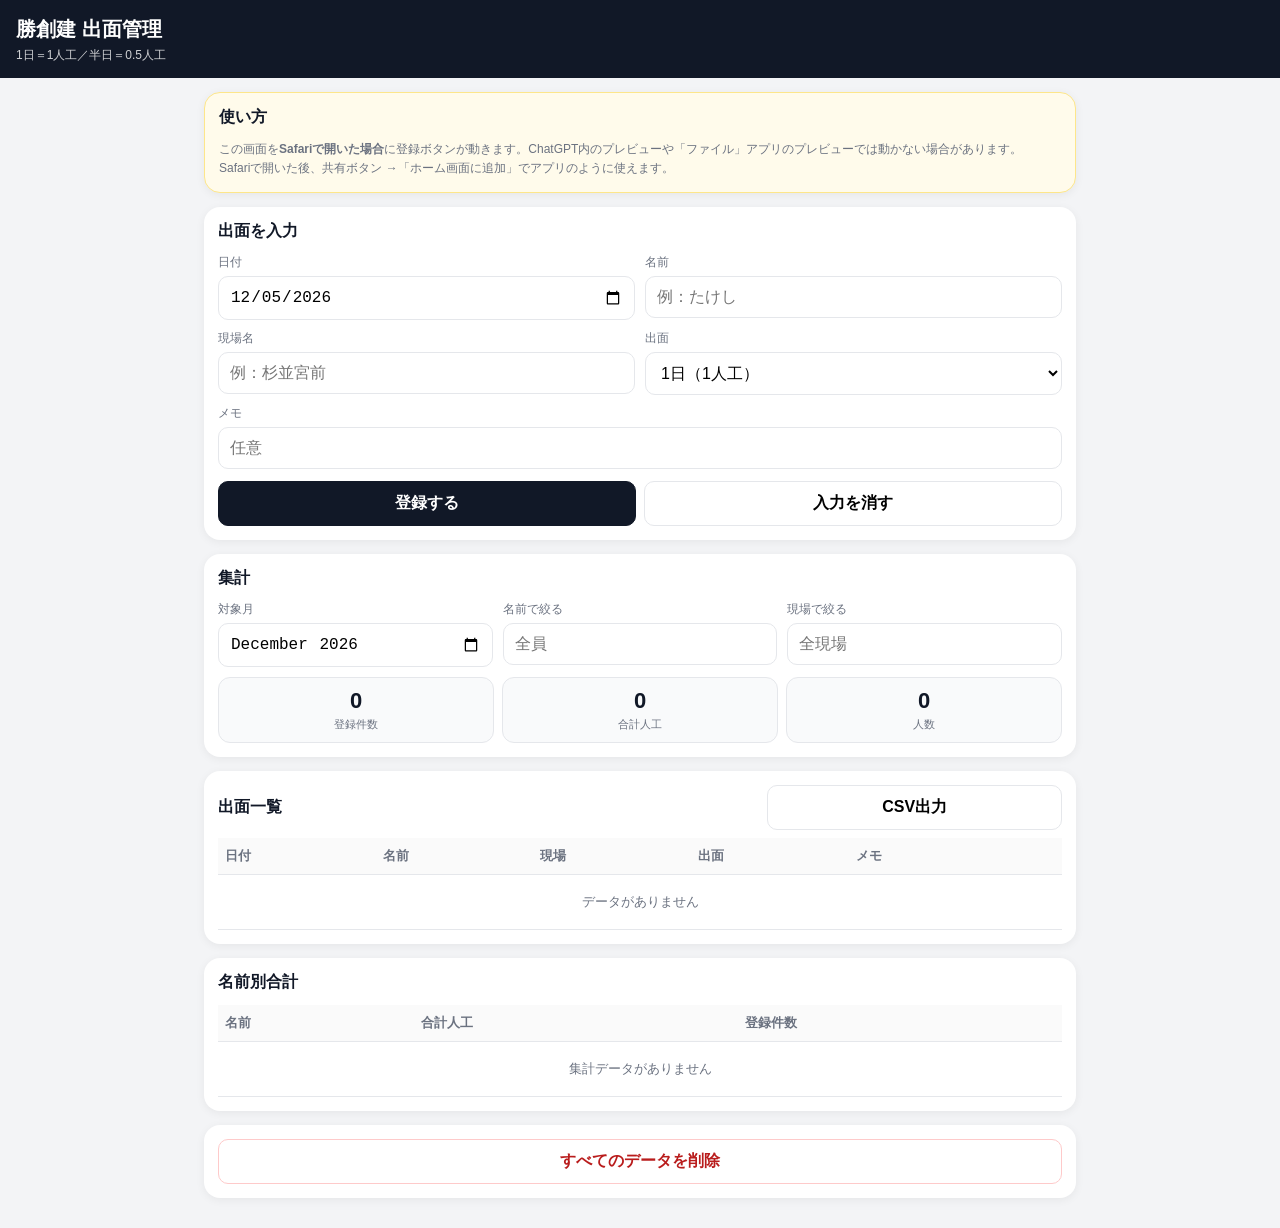
<file: 勝創建_出面管理_修正版.html>
<!doctype html>
<html lang="ja">
<head>
  <meta charset="utf-8" />
  <meta name="viewport" content="width=device-width, initial-scale=1, viewport-fit=cover" />
  <meta name="theme-color" content="#111827" />
  <title>勝創建 出面管理</title>
  <style>
    :root{
      --bg:#f3f4f6;--card:#fff;--ink:#111827;--muted:#6b7280;
      --line:#e5e7eb;--accent:#111827;--danger:#b91c1c;--ok:#166534;
    }
    *{box-sizing:border-box}
    body{margin:0;font-family:-apple-system,BlinkMacSystemFont,"Segoe UI",sans-serif;background:var(--bg);color:var(--ink)}
    header{position:sticky;top:0;z-index:10;background:var(--accent);color:white;padding:16px 16px 14px}
    header h1{margin:0;font-size:20px}
    header p{margin:4px 0 0;font-size:12px;opacity:.8}
    main{max-width:900px;margin:0 auto;padding:14px}
    .card{background:var(--card);border-radius:16px;padding:14px;margin-bottom:14px;box-shadow:0 2px 10px rgba(0,0,0,.06)}
    h2{font-size:16px;margin:0 0 12px}
    .grid{display:grid;grid-template-columns:1fr 1fr;gap:10px}
    .grid-3{display:grid;grid-template-columns:1fr 1fr 1fr;gap:10px}
    label{font-size:12px;color:var(--muted);display:block;margin-bottom:5px}
    input,select,button{width:100%;font-size:16px;border-radius:10px;border:1px solid var(--line);padding:11px;background:white}
    button{font-weight:700;cursor:pointer}
    .primary{background:var(--accent);color:white;border-color:var(--accent)}
    .secondary{background:#fff}
    .danger{color:var(--danger);border-color:#fecaca;background:#fff}
    .row{display:flex;gap:8px}
    .row>*{flex:1}
    .stats{display:grid;grid-template-columns:repeat(3,1fr);gap:8px}
    .stat{background:#f9fafb;border:1px solid var(--line);border-radius:12px;padding:10px;text-align:center}
    .stat strong{display:block;font-size:22px}
    .stat span{font-size:11px;color:var(--muted)}
    .table-wrap{overflow:auto}
    table{width:100%;border-collapse:collapse;min-width:650px}
    th,td{padding:9px 7px;border-bottom:1px solid var(--line);text-align:left;font-size:13px}
    th{color:var(--muted);font-weight:600;background:#fafafa}
    .pill{display:inline-block;padding:3px 8px;border-radius:999px;background:#eef2ff;font-size:12px}
    .empty{text-align:center;color:var(--muted);padding:18px}
    .footer-note{font-size:12px;color:var(--muted);line-height:1.6}
    .install{background:#fffbeb;border:1px solid #fde68a}
    @media(max-width:640px){
      .grid,.grid-3{grid-template-columns:1fr}
      .stats{grid-template-columns:1fr 1fr 1fr}
    }
  </style>
</head>
<body>
<header>
  <h1>勝創建 出面管理</h1>
  <p>1日＝1人工／半日＝0.5人工</p>
</header>

<main>
  <section class="card install">
    <h2>使い方</h2>
    <div class="footer-note">
      この画面を<strong>Safariで開いた場合</strong>に登録ボタンが動きます。ChatGPT内のプレビューや「ファイル」アプリのプレビューでは動かない場合があります。<br>
      Safariで開いた後、共有ボタン →「ホーム画面に追加」でアプリのように使えます。
    </div>
  </section>

  <section class="card">
    <h2>出面を入力</h2>
    <div class="grid">
      <div>
        <label for="date">日付</label>
        <input id="date" type="date" />
      </div>
      <div>
        <label for="worker">名前</label>
        <input id="worker" type="text" placeholder="例：たけし" />
      </div>
      <div>
        <label for="site">現場名</label>
        <input id="site" type="text" placeholder="例：杉並宮前" />
      </div>
      <div>
        <label for="amount">出面</label>
        <select id="amount">
          <option value="1">1日（1人工）</option>
          <option value="0.5">半日（0.5人工）</option>
          <option value="0">休み（0人工）</option>
        </select>
      </div>
    </div>
    <div style="margin-top:10px">
      <label for="memo">メモ</label>
      <input id="memo" type="text" placeholder="任意" />
    </div>
    <div class="row" style="margin-top:12px">
      <button class="primary" id="addBtn">登録する</button>
      <button class="secondary" id="clearFormBtn">入力を消す</button>
    </div>
  </section>

  <section class="card">
    <h2>集計</h2>
    <div class="grid-3" style="margin-bottom:10px">
      <div>
        <label for="monthFilter">対象月</label>
        <input id="monthFilter" type="month" />
      </div>
      <div>
        <label for="workerFilter">名前で絞る</label>
        <input id="workerFilter" type="text" placeholder="全員" />
      </div>
      <div>
        <label for="siteFilter">現場で絞る</label>
        <input id="siteFilter" type="text" placeholder="全現場" />
      </div>
    </div>
    <div class="stats">
      <div class="stat"><strong id="totalEntries">0</strong><span>登録件数</span></div>
      <div class="stat"><strong id="totalManDays">0</strong><span>合計人工</span></div>
      <div class="stat"><strong id="workerCount">0</strong><span>人数</span></div>
    </div>
  </section>

  <section class="card">
    <div class="row" style="align-items:center;margin-bottom:8px">
      <h2 style="margin:0;flex:2">出面一覧</h2>
      <button id="csvBtn">CSV出力</button>
    </div>
    <div class="table-wrap">
      <table>
        <thead>
          <tr><th>日付</th><th>名前</th><th>現場</th><th>出面</th><th>メモ</th><th></th></tr>
        </thead>
        <tbody id="tbody"></tbody>
      </table>
    </div>
  </section>

  <section class="card">
    <h2>名前別合計</h2>
    <div class="table-wrap">
      <table style="min-width:400px">
        <thead><tr><th>名前</th><th>合計人工</th><th>登録件数</th></tr></thead>
        <tbody id="summaryBody"></tbody>
      </table>
    </div>
  </section>

  <section class="card">
    <button class="danger" id="deleteAllBtn">すべてのデータを削除</button>
  </section>
</main>

<script>
const KEY = "shoso_attendance_v2";
let memoryStore = [];
function loadRecords(){
  try{
    const raw = localStorage.getItem(KEY);
    return raw ? JSON.parse(raw) : [];
  }catch(e){
    return memoryStore;
  }
}
function persistRecords(data){
  try{
    localStorage.setItem(KEY, JSON.stringify(data));
  }catch(e){
    memoryStore = data;
  }
}
let records = loadRecords();

const $ = id => document.getElementById(id);
const today = new Date();
$("date").value = today.toISOString().slice(0,10);
$("monthFilter").value = today.toISOString().slice(0,7);

function save(){
  persistRecords(records);
  render();
}
function clearForm(){
  $("worker").value = "";
  $("site").value = "";
  $("amount").value = "1";
  $("memo").value = "";
}
function filtered(){
  const m = $("monthFilter").value;
  const w = $("workerFilter").value.trim().toLowerCase();
  const s = $("siteFilter").value.trim().toLowerCase();
  return records
    .filter(r => !m || r.date.startsWith(m))
    .filter(r => !w || r.worker.toLowerCase().includes(w))
    .filter(r => !s || r.site.toLowerCase().includes(s))
    .sort((a,b) => b.date.localeCompare(a.date) || b.createdAt - a.createdAt);
}
function render(){
  const data = filtered();
  $("totalEntries").textContent = data.length;
  $("totalManDays").textContent = data.reduce((sum,r)=>sum+Number(r.amount),0).toFixed(1).replace(".0","");
  $("workerCount").textContent = new Set(data.map(r=>r.worker)).size;

  $("tbody").innerHTML = data.length ? data.map(r => `
    <tr>
      <td>${escapeHtml(r.date)}</td>
      <td><span class="pill">${escapeHtml(r.worker)}</span></td>
      <td>${escapeHtml(r.site)}</td>
      <td>${Number(r.amount)}</td>
      <td>${escapeHtml(r.memo || "")}</td>
      <td><button class="danger" style="padding:6px 8px;font-size:12px" onclick="removeRecord('${r.id}')">削除</button></td>
    </tr>`).join("") : `<tr><td colspan="6" class="empty">データがありません</td></tr>`;

  const sum = {};
  data.forEach(r=>{
    if(!sum[r.worker]) sum[r.worker] = {days:0,count:0};
    sum[r.worker].days += Number(r.amount);
    sum[r.worker].count += 1;
  });
  const rows = Object.entries(sum).sort((a,b)=>b[1].days-a[1].days);
  $("summaryBody").innerHTML = rows.length ? rows.map(([name,v])=>`
    <tr><td>${escapeHtml(name)}</td><td>${v.days.toFixed(1).replace(".0","")}</td><td>${v.count}</td></tr>
  `).join("") : `<tr><td colspan="3" class="empty">集計データがありません</td></tr>`;
}
function escapeHtml(v){
  return String(v).replace(/[&<>"']/g, c => ({'&':'&amp;','<':'&lt;','>':'&gt;','"':'&quot;',"'":'&#039;'}[c]));
}
window.removeRecord = function(id){
  if(confirm("このデータを削除しますか？")){
    records = records.filter(r=>r.id!==id);
    save();
  }
}
$("addBtn").addEventListener("click", ()=>{
  const date = $("date").value;
  const worker = $("worker").value.trim();
  const site = $("site").value.trim();
  if(!date || !worker || !site){
    alert("日付・名前・現場名を入力してください");
    return;
  }
  records.push({
    id: crypto.randomUUID ? crypto.randomUUID() : String(Date.now()+Math.random()),
    date, worker, site,
    amount: Number($("amount").value),
    memo: $("memo").value.trim(),
    createdAt: Date.now()
  });
  save();
  clearForm();
});
$("clearFormBtn").addEventListener("click", clearForm);
["monthFilter","workerFilter","siteFilter"].forEach(id => $(id).addEventListener("input", render));

$("csvBtn").addEventListener("click", ()=>{
  const data = filtered();
  if(!data.length){ alert("出力するデータがありません"); return; }
  const rows = [["日付","名前","現場","出面","メモ"], ...data.map(r=>[r.date,r.worker,r.site,r.amount,r.memo||""])];
  const csv = "\uFEFF" + rows.map(row=>row.map(v=>`"${String(v).replace(/"/g,'""')}"`).join(",")).join("\n");
  const blob = new Blob([csv], {type:"text/csv;charset=utf-8"});
  const url = URL.createObjectURL(blob);
  const a = document.createElement("a");
  a.href=url;
  a.download=`勝創建_出面_${$("monthFilter").value || "全期間"}.csv`;
  a.click();
  URL.revokeObjectURL(url);
});

$("deleteAllBtn").addEventListener("click", ()=>{
  if(confirm("本当にすべて削除しますか？この操作は元に戻せません。")){
    records = [];
    save();
  }
});
render();
</script>
</body>
</html>
</file>
